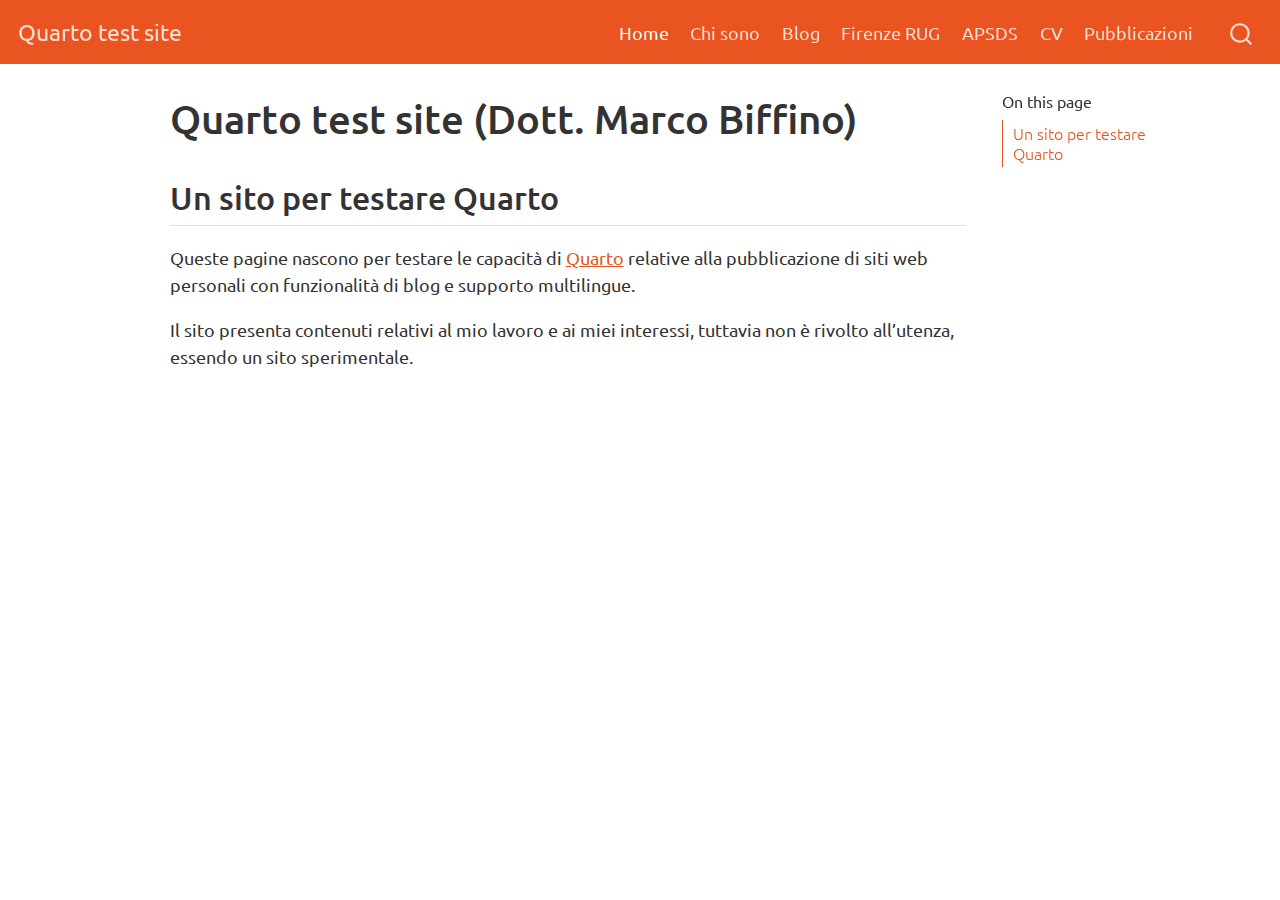
<file: docs/index.html>
<!DOCTYPE html>
<html xmlns="http://www.w3.org/1999/xhtml" lang="en" xml:lang="en"><head>

<meta charset="utf-8">
<meta name="generator" content="quarto-1.2.313">

<meta name="viewport" content="width=device-width, initial-scale=1.0, user-scalable=yes">


<title>Quarto test site - Quarto test site (Dott. Marco Biffino)</title>
<style>
code{white-space: pre-wrap;}
span.smallcaps{font-variant: small-caps;}
div.columns{display: flex; gap: min(4vw, 1.5em);}
div.column{flex: auto; overflow-x: auto;}
div.hanging-indent{margin-left: 1.5em; text-indent: -1.5em;}
ul.task-list{list-style: none;}
ul.task-list li input[type="checkbox"] {
  width: 0.8em;
  margin: 0 0.8em 0.2em -1.6em;
  vertical-align: middle;
}
</style>


<script src="site_libs/quarto-nav/quarto-nav.js"></script>
<script src="site_libs/quarto-nav/headroom.min.js"></script>
<script src="site_libs/clipboard/clipboard.min.js"></script>
<script src="site_libs/quarto-search/autocomplete.umd.js"></script>
<script src="site_libs/quarto-search/fuse.min.js"></script>
<script src="site_libs/quarto-search/quarto-search.js"></script>
<meta name="quarto:offset" content="./">
<script src="site_libs/quarto-html/quarto.js"></script>
<script src="site_libs/quarto-html/popper.min.js"></script>
<script src="site_libs/quarto-html/tippy.umd.min.js"></script>
<script src="site_libs/quarto-html/anchor.min.js"></script>
<link href="site_libs/quarto-html/tippy.css" rel="stylesheet">
<link href="site_libs/quarto-html/quarto-syntax-highlighting.css" rel="stylesheet" id="quarto-text-highlighting-styles">
<script src="site_libs/bootstrap/bootstrap.min.js"></script>
<link href="site_libs/bootstrap/bootstrap-icons.css" rel="stylesheet">
<link href="site_libs/bootstrap/bootstrap.min.css" rel="stylesheet" id="quarto-bootstrap" data-mode="light">
<script id="quarto-search-options" type="application/json">{
  "location": "navbar",
  "copy-button": false,
  "collapse-after": 3,
  "panel-placement": "end",
  "type": "overlay",
  "limit": 20,
  "language": {
    "search-no-results-text": "No results",
    "search-matching-documents-text": "matching documents",
    "search-copy-link-title": "Copy link to search",
    "search-hide-matches-text": "Hide additional matches",
    "search-more-match-text": "more match in this document",
    "search-more-matches-text": "more matches in this document",
    "search-clear-button-title": "Clear",
    "search-detached-cancel-button-title": "Cancel",
    "search-submit-button-title": "Submit"
  }
}</script>


<link rel="stylesheet" href="styles.css">
</head>

<body class="nav-fixed">

<div id="quarto-search-results"></div>
  <header id="quarto-header" class="headroom fixed-top">
    <nav class="navbar navbar-expand-lg navbar-dark ">
      <div class="navbar-container container-fluid">
      <div class="navbar-brand-container">
    <a class="navbar-brand" href="./index.html">
    <span class="navbar-title">Quarto test site</span>
    </a>
  </div>
          <button class="navbar-toggler" type="button" data-bs-toggle="collapse" data-bs-target="#navbarCollapse" aria-controls="navbarCollapse" aria-expanded="false" aria-label="Toggle navigation" onclick="if (window.quartoToggleHeadroom) { window.quartoToggleHeadroom(); }">
  <span class="navbar-toggler-icon"></span>
</button>
          <div class="collapse navbar-collapse" id="navbarCollapse">
            <ul class="navbar-nav navbar-nav-scroll ms-auto">
  <li class="nav-item">
    <a class="nav-link active" href="./index.html" aria-current="page">
 <span class="menu-text">Home</span></a>
  </li>  
  <li class="nav-item">
    <a class="nav-link" href="./aboutme.html">
 <span class="menu-text">Chi sono</span></a>
  </li>  
  <li class="nav-item">
    <a class="nav-link" href="./blog_posts.html">
 <span class="menu-text">Blog</span></a>
  </li>  
  <li class="nav-item">
    <a class="nav-link" href="./firug.html">
 <span class="menu-text">Firenze RUG</span></a>
  </li>  
  <li class="nav-item">
    <a class="nav-link" href="./apsds.html">
 <span class="menu-text">APSDS</span></a>
  </li>  
  <li class="nav-item">
    <a class="nav-link" href="./cv.html">
 <span class="menu-text">CV</span></a>
  </li>  
  <li class="nav-item">
    <a class="nav-link" href="./pubs.html">
 <span class="menu-text">Pubblicazioni</span></a>
  </li>  
</ul>
              <div id="quarto-search" class="" title="Search"></div>
          </div> <!-- /navcollapse -->
      </div> <!-- /container-fluid -->
    </nav>
</header>
<!-- content -->
<div id="quarto-content" class="quarto-container page-columns page-rows-contents page-layout-article page-navbar">
<!-- sidebar -->
<!-- margin-sidebar -->
    <div id="quarto-margin-sidebar" class="sidebar margin-sidebar">
        <nav id="TOC" role="doc-toc" class="toc-active">
    <h2 id="toc-title">On this page</h2>
   
  <ul>
  <li><a href="#un-sito-per-testare-quarto" id="toc-un-sito-per-testare-quarto" class="nav-link active" data-scroll-target="#un-sito-per-testare-quarto">Un sito per testare Quarto</a></li>
  </ul>
</nav>
    </div>
<!-- main -->
<main class="content" id="quarto-document-content">

<header id="title-block-header" class="quarto-title-block default">
<div class="quarto-title">
<h1 class="title">Quarto test site (Dott. Marco Biffino)</h1>
</div>



<div class="quarto-title-meta">

    
  
    
  </div>
  

</header>

<section id="un-sito-per-testare-quarto" class="level2">
<h2 class="anchored" data-anchor-id="un-sito-per-testare-quarto">Un sito per testare Quarto</h2>
<p>Queste pagine nascono per testare le capacità di <a href="https://quarto.org">Quarto</a> relative alla pubblicazione di siti web personali con funzionalità di blog e supporto multilingue.</p>
<p>Il sito presenta contenuti relativi al mio lavoro e ai miei interessi, tuttavia non è rivolto all’utenza, essendo un sito sperimentale.</p>


</section>

</main> <!-- /main -->
<script id="quarto-html-after-body" type="application/javascript">
window.document.addEventListener("DOMContentLoaded", function (event) {
  const toggleBodyColorMode = (bsSheetEl) => {
    const mode = bsSheetEl.getAttribute("data-mode");
    const bodyEl = window.document.querySelector("body");
    if (mode === "dark") {
      bodyEl.classList.add("quarto-dark");
      bodyEl.classList.remove("quarto-light");
    } else {
      bodyEl.classList.add("quarto-light");
      bodyEl.classList.remove("quarto-dark");
    }
  }
  const toggleBodyColorPrimary = () => {
    const bsSheetEl = window.document.querySelector("link#quarto-bootstrap");
    if (bsSheetEl) {
      toggleBodyColorMode(bsSheetEl);
    }
  }
  toggleBodyColorPrimary();  
  const icon = "";
  const anchorJS = new window.AnchorJS();
  anchorJS.options = {
    placement: 'right',
    icon: icon
  };
  anchorJS.add('.anchored');
  const clipboard = new window.ClipboardJS('.code-copy-button', {
    target: function(trigger) {
      return trigger.previousElementSibling;
    }
  });
  clipboard.on('success', function(e) {
    // button target
    const button = e.trigger;
    // don't keep focus
    button.blur();
    // flash "checked"
    button.classList.add('code-copy-button-checked');
    var currentTitle = button.getAttribute("title");
    button.setAttribute("title", "Copied!");
    let tooltip;
    if (window.bootstrap) {
      button.setAttribute("data-bs-toggle", "tooltip");
      button.setAttribute("data-bs-placement", "left");
      button.setAttribute("data-bs-title", "Copied!");
      tooltip = new bootstrap.Tooltip(button, 
        { trigger: "manual", 
          customClass: "code-copy-button-tooltip",
          offset: [0, -8]});
      tooltip.show();    
    }
    setTimeout(function() {
      if (tooltip) {
        tooltip.hide();
        button.removeAttribute("data-bs-title");
        button.removeAttribute("data-bs-toggle");
        button.removeAttribute("data-bs-placement");
      }
      button.setAttribute("title", currentTitle);
      button.classList.remove('code-copy-button-checked');
    }, 1000);
    // clear code selection
    e.clearSelection();
  });
  function tippyHover(el, contentFn) {
    const config = {
      allowHTML: true,
      content: contentFn,
      maxWidth: 500,
      delay: 100,
      arrow: false,
      appendTo: function(el) {
          return el.parentElement;
      },
      interactive: true,
      interactiveBorder: 10,
      theme: 'quarto',
      placement: 'bottom-start'
    };
    window.tippy(el, config); 
  }
  const noterefs = window.document.querySelectorAll('a[role="doc-noteref"]');
  for (var i=0; i<noterefs.length; i++) {
    const ref = noterefs[i];
    tippyHover(ref, function() {
      // use id or data attribute instead here
      let href = ref.getAttribute('data-footnote-href') || ref.getAttribute('href');
      try { href = new URL(href).hash; } catch {}
      const id = href.replace(/^#\/?/, "");
      const note = window.document.getElementById(id);
      return note.innerHTML;
    });
  }
  const findCites = (el) => {
    const parentEl = el.parentElement;
    if (parentEl) {
      const cites = parentEl.dataset.cites;
      if (cites) {
        return {
          el,
          cites: cites.split(' ')
        };
      } else {
        return findCites(el.parentElement)
      }
    } else {
      return undefined;
    }
  };
  var bibliorefs = window.document.querySelectorAll('a[role="doc-biblioref"]');
  for (var i=0; i<bibliorefs.length; i++) {
    const ref = bibliorefs[i];
    const citeInfo = findCites(ref);
    if (citeInfo) {
      tippyHover(citeInfo.el, function() {
        var popup = window.document.createElement('div');
        citeInfo.cites.forEach(function(cite) {
          var citeDiv = window.document.createElement('div');
          citeDiv.classList.add('hanging-indent');
          citeDiv.classList.add('csl-entry');
          var biblioDiv = window.document.getElementById('ref-' + cite);
          if (biblioDiv) {
            citeDiv.innerHTML = biblioDiv.innerHTML;
          }
          popup.appendChild(citeDiv);
        });
        return popup.innerHTML;
      });
    }
  }
});
</script>
</div> <!-- /content -->



</body></html>
</file>
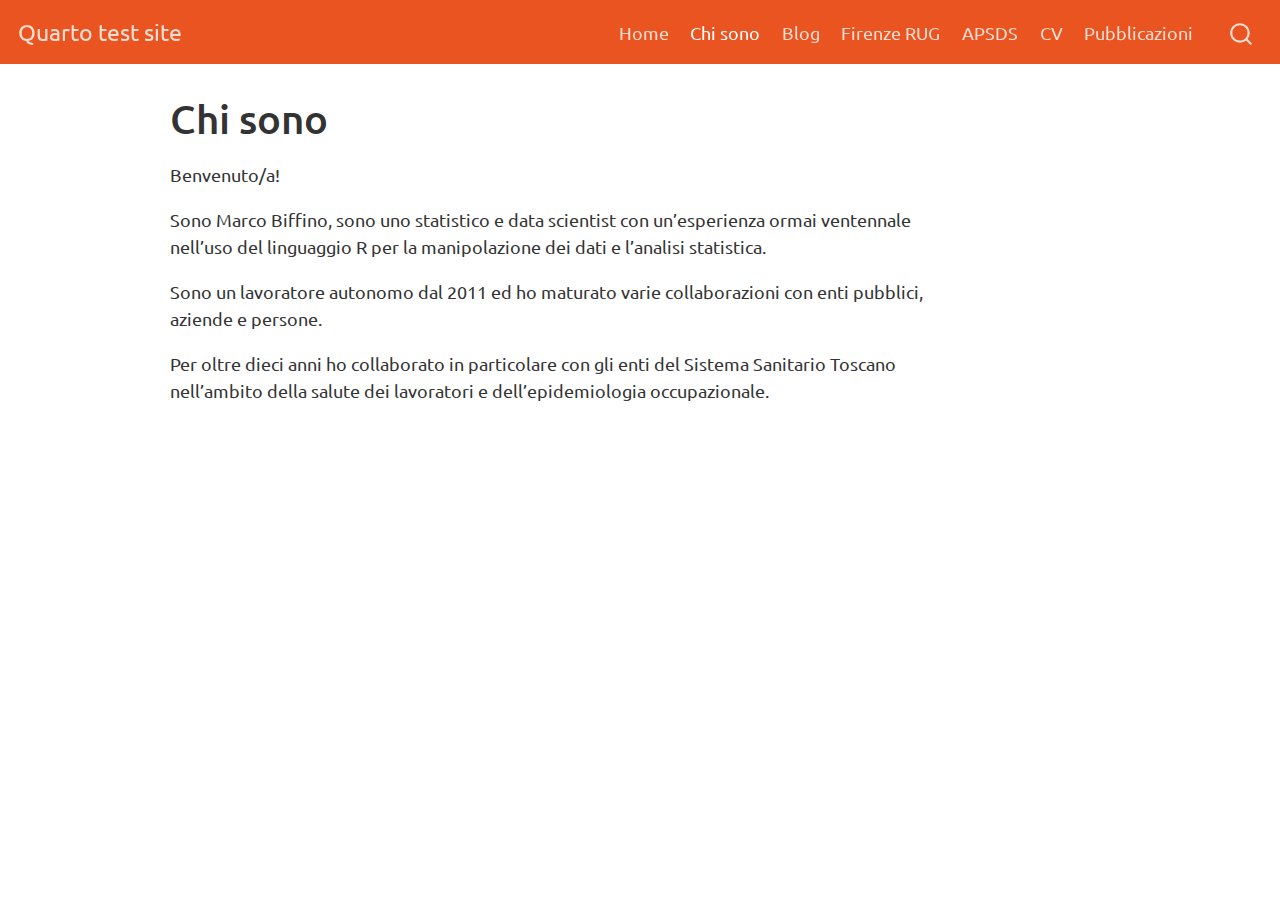
<file: docs/aboutme.html>
<!DOCTYPE html>
<html xmlns="http://www.w3.org/1999/xhtml" lang="en" xml:lang="en"><head>

<meta charset="utf-8">
<meta name="generator" content="quarto-1.2.313">

<meta name="viewport" content="width=device-width, initial-scale=1.0, user-scalable=yes">


<title>Quarto test site - Chi sono</title>
<style>
code{white-space: pre-wrap;}
span.smallcaps{font-variant: small-caps;}
div.columns{display: flex; gap: min(4vw, 1.5em);}
div.column{flex: auto; overflow-x: auto;}
div.hanging-indent{margin-left: 1.5em; text-indent: -1.5em;}
ul.task-list{list-style: none;}
ul.task-list li input[type="checkbox"] {
  width: 0.8em;
  margin: 0 0.8em 0.2em -1.6em;
  vertical-align: middle;
}
</style>


<script src="site_libs/quarto-nav/quarto-nav.js"></script>
<script src="site_libs/quarto-nav/headroom.min.js"></script>
<script src="site_libs/clipboard/clipboard.min.js"></script>
<script src="site_libs/quarto-search/autocomplete.umd.js"></script>
<script src="site_libs/quarto-search/fuse.min.js"></script>
<script src="site_libs/quarto-search/quarto-search.js"></script>
<meta name="quarto:offset" content="./">
<script src="site_libs/quarto-html/quarto.js"></script>
<script src="site_libs/quarto-html/popper.min.js"></script>
<script src="site_libs/quarto-html/tippy.umd.min.js"></script>
<script src="site_libs/quarto-html/anchor.min.js"></script>
<link href="site_libs/quarto-html/tippy.css" rel="stylesheet">
<link href="site_libs/quarto-html/quarto-syntax-highlighting.css" rel="stylesheet" id="quarto-text-highlighting-styles">
<script src="site_libs/bootstrap/bootstrap.min.js"></script>
<link href="site_libs/bootstrap/bootstrap-icons.css" rel="stylesheet">
<link href="site_libs/bootstrap/bootstrap.min.css" rel="stylesheet" id="quarto-bootstrap" data-mode="light">
<script id="quarto-search-options" type="application/json">{
  "location": "navbar",
  "copy-button": false,
  "collapse-after": 3,
  "panel-placement": "end",
  "type": "overlay",
  "limit": 20,
  "language": {
    "search-no-results-text": "No results",
    "search-matching-documents-text": "matching documents",
    "search-copy-link-title": "Copy link to search",
    "search-hide-matches-text": "Hide additional matches",
    "search-more-match-text": "more match in this document",
    "search-more-matches-text": "more matches in this document",
    "search-clear-button-title": "Clear",
    "search-detached-cancel-button-title": "Cancel",
    "search-submit-button-title": "Submit"
  }
}</script>


<link rel="stylesheet" href="styles.css">
</head>

<body class="nav-fixed">

<div id="quarto-search-results"></div>
  <header id="quarto-header" class="headroom fixed-top">
    <nav class="navbar navbar-expand-lg navbar-dark ">
      <div class="navbar-container container-fluid">
      <div class="navbar-brand-container">
    <a class="navbar-brand" href="./index.html">
    <span class="navbar-title">Quarto test site</span>
    </a>
  </div>
          <button class="navbar-toggler" type="button" data-bs-toggle="collapse" data-bs-target="#navbarCollapse" aria-controls="navbarCollapse" aria-expanded="false" aria-label="Toggle navigation" onclick="if (window.quartoToggleHeadroom) { window.quartoToggleHeadroom(); }">
  <span class="navbar-toggler-icon"></span>
</button>
          <div class="collapse navbar-collapse" id="navbarCollapse">
            <ul class="navbar-nav navbar-nav-scroll ms-auto">
  <li class="nav-item">
    <a class="nav-link" href="./index.html">
 <span class="menu-text">Home</span></a>
  </li>  
  <li class="nav-item">
    <a class="nav-link active" href="./aboutme.html" aria-current="page">
 <span class="menu-text">Chi sono</span></a>
  </li>  
  <li class="nav-item">
    <a class="nav-link" href="./blog_posts.html">
 <span class="menu-text">Blog</span></a>
  </li>  
  <li class="nav-item">
    <a class="nav-link" href="./firug.html">
 <span class="menu-text">Firenze RUG</span></a>
  </li>  
  <li class="nav-item">
    <a class="nav-link" href="./apsds.html">
 <span class="menu-text">APSDS</span></a>
  </li>  
  <li class="nav-item">
    <a class="nav-link" href="./cv.html">
 <span class="menu-text">CV</span></a>
  </li>  
  <li class="nav-item">
    <a class="nav-link" href="./pubs.html">
 <span class="menu-text">Pubblicazioni</span></a>
  </li>  
</ul>
              <div id="quarto-search" class="" title="Search"></div>
          </div> <!-- /navcollapse -->
      </div> <!-- /container-fluid -->
    </nav>
</header>
<!-- content -->
<div id="quarto-content" class="quarto-container page-columns page-rows-contents page-layout-article page-navbar">
<!-- sidebar -->
<!-- margin-sidebar -->
    <div id="quarto-margin-sidebar" class="sidebar margin-sidebar">
        
    </div>
<!-- main -->
<main class="content" id="quarto-document-content">

<header id="title-block-header" class="quarto-title-block default">
<div class="quarto-title">
<h1 class="title">Chi sono</h1>
</div>



<div class="quarto-title-meta">

    
  
    
  </div>
  

</header>

<p>Benvenuto/a!</p>
<p>Sono Marco Biffino, sono uno statistico e data scientist con un’esperienza ormai ventennale nell’uso del linguaggio R per la manipolazione dei dati e l’analisi statistica.</p>
<p>Sono un lavoratore autonomo dal 2011 ed ho maturato varie collaborazioni con enti pubblici, aziende e persone.</p>
<p>Per oltre dieci anni ho collaborato in particolare con gli enti del Sistema Sanitario Toscano nell’ambito della salute dei lavoratori e dell’epidemiologia occupazionale.</p>



</main> <!-- /main -->
<script id="quarto-html-after-body" type="application/javascript">
window.document.addEventListener("DOMContentLoaded", function (event) {
  const toggleBodyColorMode = (bsSheetEl) => {
    const mode = bsSheetEl.getAttribute("data-mode");
    const bodyEl = window.document.querySelector("body");
    if (mode === "dark") {
      bodyEl.classList.add("quarto-dark");
      bodyEl.classList.remove("quarto-light");
    } else {
      bodyEl.classList.add("quarto-light");
      bodyEl.classList.remove("quarto-dark");
    }
  }
  const toggleBodyColorPrimary = () => {
    const bsSheetEl = window.document.querySelector("link#quarto-bootstrap");
    if (bsSheetEl) {
      toggleBodyColorMode(bsSheetEl);
    }
  }
  toggleBodyColorPrimary();  
  const icon = "";
  const anchorJS = new window.AnchorJS();
  anchorJS.options = {
    placement: 'right',
    icon: icon
  };
  anchorJS.add('.anchored');
  const clipboard = new window.ClipboardJS('.code-copy-button', {
    target: function(trigger) {
      return trigger.previousElementSibling;
    }
  });
  clipboard.on('success', function(e) {
    // button target
    const button = e.trigger;
    // don't keep focus
    button.blur();
    // flash "checked"
    button.classList.add('code-copy-button-checked');
    var currentTitle = button.getAttribute("title");
    button.setAttribute("title", "Copied!");
    let tooltip;
    if (window.bootstrap) {
      button.setAttribute("data-bs-toggle", "tooltip");
      button.setAttribute("data-bs-placement", "left");
      button.setAttribute("data-bs-title", "Copied!");
      tooltip = new bootstrap.Tooltip(button, 
        { trigger: "manual", 
          customClass: "code-copy-button-tooltip",
          offset: [0, -8]});
      tooltip.show();    
    }
    setTimeout(function() {
      if (tooltip) {
        tooltip.hide();
        button.removeAttribute("data-bs-title");
        button.removeAttribute("data-bs-toggle");
        button.removeAttribute("data-bs-placement");
      }
      button.setAttribute("title", currentTitle);
      button.classList.remove('code-copy-button-checked');
    }, 1000);
    // clear code selection
    e.clearSelection();
  });
  function tippyHover(el, contentFn) {
    const config = {
      allowHTML: true,
      content: contentFn,
      maxWidth: 500,
      delay: 100,
      arrow: false,
      appendTo: function(el) {
          return el.parentElement;
      },
      interactive: true,
      interactiveBorder: 10,
      theme: 'quarto',
      placement: 'bottom-start'
    };
    window.tippy(el, config); 
  }
  const noterefs = window.document.querySelectorAll('a[role="doc-noteref"]');
  for (var i=0; i<noterefs.length; i++) {
    const ref = noterefs[i];
    tippyHover(ref, function() {
      // use id or data attribute instead here
      let href = ref.getAttribute('data-footnote-href') || ref.getAttribute('href');
      try { href = new URL(href).hash; } catch {}
      const id = href.replace(/^#\/?/, "");
      const note = window.document.getElementById(id);
      return note.innerHTML;
    });
  }
  const findCites = (el) => {
    const parentEl = el.parentElement;
    if (parentEl) {
      const cites = parentEl.dataset.cites;
      if (cites) {
        return {
          el,
          cites: cites.split(' ')
        };
      } else {
        return findCites(el.parentElement)
      }
    } else {
      return undefined;
    }
  };
  var bibliorefs = window.document.querySelectorAll('a[role="doc-biblioref"]');
  for (var i=0; i<bibliorefs.length; i++) {
    const ref = bibliorefs[i];
    const citeInfo = findCites(ref);
    if (citeInfo) {
      tippyHover(citeInfo.el, function() {
        var popup = window.document.createElement('div');
        citeInfo.cites.forEach(function(cite) {
          var citeDiv = window.document.createElement('div');
          citeDiv.classList.add('hanging-indent');
          citeDiv.classList.add('csl-entry');
          var biblioDiv = window.document.getElementById('ref-' + cite);
          if (biblioDiv) {
            citeDiv.innerHTML = biblioDiv.innerHTML;
          }
          popup.appendChild(citeDiv);
        });
        return popup.innerHTML;
      });
    }
  }
});
</script>
</div> <!-- /content -->



</body></html>
</file>
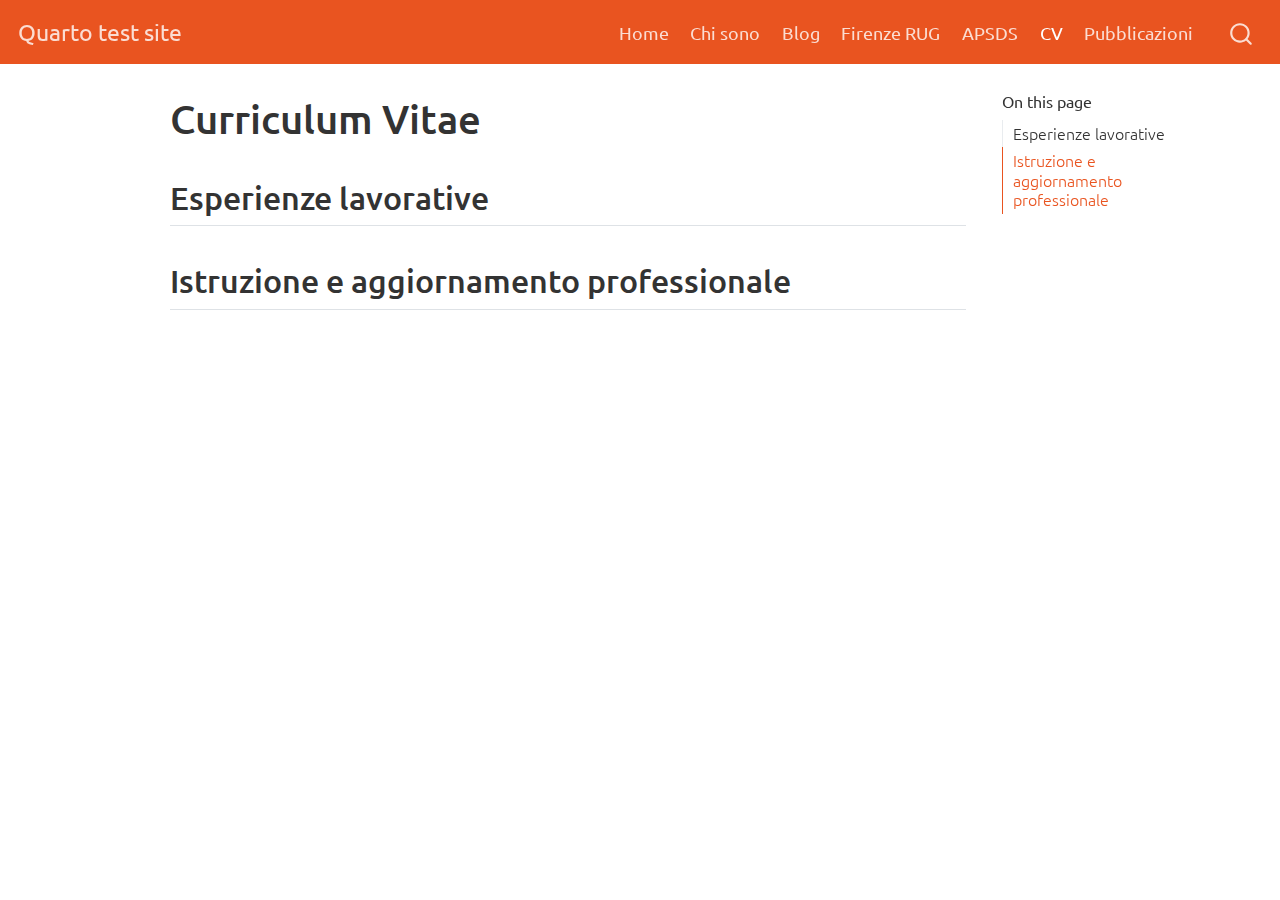
<file: docs/cv.html>
<!DOCTYPE html>
<html xmlns="http://www.w3.org/1999/xhtml" lang="en" xml:lang="en"><head>

<meta charset="utf-8">
<meta name="generator" content="quarto-1.2.313">

<meta name="viewport" content="width=device-width, initial-scale=1.0, user-scalable=yes">


<title>Quarto test site - Curriculum Vitae</title>
<style>
code{white-space: pre-wrap;}
span.smallcaps{font-variant: small-caps;}
div.columns{display: flex; gap: min(4vw, 1.5em);}
div.column{flex: auto; overflow-x: auto;}
div.hanging-indent{margin-left: 1.5em; text-indent: -1.5em;}
ul.task-list{list-style: none;}
ul.task-list li input[type="checkbox"] {
  width: 0.8em;
  margin: 0 0.8em 0.2em -1.6em;
  vertical-align: middle;
}
</style>


<script src="site_libs/quarto-nav/quarto-nav.js"></script>
<script src="site_libs/quarto-nav/headroom.min.js"></script>
<script src="site_libs/clipboard/clipboard.min.js"></script>
<script src="site_libs/quarto-search/autocomplete.umd.js"></script>
<script src="site_libs/quarto-search/fuse.min.js"></script>
<script src="site_libs/quarto-search/quarto-search.js"></script>
<meta name="quarto:offset" content="./">
<script src="site_libs/quarto-html/quarto.js"></script>
<script src="site_libs/quarto-html/popper.min.js"></script>
<script src="site_libs/quarto-html/tippy.umd.min.js"></script>
<script src="site_libs/quarto-html/anchor.min.js"></script>
<link href="site_libs/quarto-html/tippy.css" rel="stylesheet">
<link href="site_libs/quarto-html/quarto-syntax-highlighting.css" rel="stylesheet" id="quarto-text-highlighting-styles">
<script src="site_libs/bootstrap/bootstrap.min.js"></script>
<link href="site_libs/bootstrap/bootstrap-icons.css" rel="stylesheet">
<link href="site_libs/bootstrap/bootstrap.min.css" rel="stylesheet" id="quarto-bootstrap" data-mode="light">
<script id="quarto-search-options" type="application/json">{
  "location": "navbar",
  "copy-button": false,
  "collapse-after": 3,
  "panel-placement": "end",
  "type": "overlay",
  "limit": 20,
  "language": {
    "search-no-results-text": "No results",
    "search-matching-documents-text": "matching documents",
    "search-copy-link-title": "Copy link to search",
    "search-hide-matches-text": "Hide additional matches",
    "search-more-match-text": "more match in this document",
    "search-more-matches-text": "more matches in this document",
    "search-clear-button-title": "Clear",
    "search-detached-cancel-button-title": "Cancel",
    "search-submit-button-title": "Submit"
  }
}</script>


<link rel="stylesheet" href="styles.css">
</head>

<body class="nav-fixed">

<div id="quarto-search-results"></div>
  <header id="quarto-header" class="headroom fixed-top">
    <nav class="navbar navbar-expand-lg navbar-dark ">
      <div class="navbar-container container-fluid">
      <div class="navbar-brand-container">
    <a class="navbar-brand" href="./index.html">
    <span class="navbar-title">Quarto test site</span>
    </a>
  </div>
          <button class="navbar-toggler" type="button" data-bs-toggle="collapse" data-bs-target="#navbarCollapse" aria-controls="navbarCollapse" aria-expanded="false" aria-label="Toggle navigation" onclick="if (window.quartoToggleHeadroom) { window.quartoToggleHeadroom(); }">
  <span class="navbar-toggler-icon"></span>
</button>
          <div class="collapse navbar-collapse" id="navbarCollapse">
            <ul class="navbar-nav navbar-nav-scroll ms-auto">
  <li class="nav-item">
    <a class="nav-link" href="./index.html">
 <span class="menu-text">Home</span></a>
  </li>  
  <li class="nav-item">
    <a class="nav-link" href="./aboutme.html">
 <span class="menu-text">Chi sono</span></a>
  </li>  
  <li class="nav-item">
    <a class="nav-link" href="./blog_posts.html">
 <span class="menu-text">Blog</span></a>
  </li>  
  <li class="nav-item">
    <a class="nav-link" href="./firug.html">
 <span class="menu-text">Firenze RUG</span></a>
  </li>  
  <li class="nav-item">
    <a class="nav-link" href="./apsds.html">
 <span class="menu-text">APSDS</span></a>
  </li>  
  <li class="nav-item">
    <a class="nav-link active" href="./cv.html" aria-current="page">
 <span class="menu-text">CV</span></a>
  </li>  
  <li class="nav-item">
    <a class="nav-link" href="./pubs.html">
 <span class="menu-text">Pubblicazioni</span></a>
  </li>  
</ul>
              <div id="quarto-search" class="" title="Search"></div>
          </div> <!-- /navcollapse -->
      </div> <!-- /container-fluid -->
    </nav>
</header>
<!-- content -->
<div id="quarto-content" class="quarto-container page-columns page-rows-contents page-layout-article page-navbar">
<!-- sidebar -->
<!-- margin-sidebar -->
    <div id="quarto-margin-sidebar" class="sidebar margin-sidebar">
        <nav id="TOC" role="doc-toc" class="toc-active">
    <h2 id="toc-title">On this page</h2>
   
  <ul>
  <li><a href="#esperienze-lavorative" id="toc-esperienze-lavorative" class="nav-link active" data-scroll-target="#esperienze-lavorative">Esperienze lavorative</a></li>
  <li><a href="#istruzione-e-aggiornamento-professionale" id="toc-istruzione-e-aggiornamento-professionale" class="nav-link" data-scroll-target="#istruzione-e-aggiornamento-professionale">Istruzione e aggiornamento professionale</a></li>
  </ul>
</nav>
    </div>
<!-- main -->
<main class="content" id="quarto-document-content">

<header id="title-block-header" class="quarto-title-block default">
<div class="quarto-title">
<h1 class="title">Curriculum Vitae</h1>
</div>



<div class="quarto-title-meta">

    
  
    
  </div>
  

</header>

<section id="esperienze-lavorative" class="level2">
<h2 class="anchored" data-anchor-id="esperienze-lavorative">Esperienze lavorative</h2>
</section>
<section id="istruzione-e-aggiornamento-professionale" class="level2">
<h2 class="anchored" data-anchor-id="istruzione-e-aggiornamento-professionale">Istruzione e aggiornamento professionale</h2>


</section>

</main> <!-- /main -->
<script id="quarto-html-after-body" type="application/javascript">
window.document.addEventListener("DOMContentLoaded", function (event) {
  const toggleBodyColorMode = (bsSheetEl) => {
    const mode = bsSheetEl.getAttribute("data-mode");
    const bodyEl = window.document.querySelector("body");
    if (mode === "dark") {
      bodyEl.classList.add("quarto-dark");
      bodyEl.classList.remove("quarto-light");
    } else {
      bodyEl.classList.add("quarto-light");
      bodyEl.classList.remove("quarto-dark");
    }
  }
  const toggleBodyColorPrimary = () => {
    const bsSheetEl = window.document.querySelector("link#quarto-bootstrap");
    if (bsSheetEl) {
      toggleBodyColorMode(bsSheetEl);
    }
  }
  toggleBodyColorPrimary();  
  const icon = "";
  const anchorJS = new window.AnchorJS();
  anchorJS.options = {
    placement: 'right',
    icon: icon
  };
  anchorJS.add('.anchored');
  const clipboard = new window.ClipboardJS('.code-copy-button', {
    target: function(trigger) {
      return trigger.previousElementSibling;
    }
  });
  clipboard.on('success', function(e) {
    // button target
    const button = e.trigger;
    // don't keep focus
    button.blur();
    // flash "checked"
    button.classList.add('code-copy-button-checked');
    var currentTitle = button.getAttribute("title");
    button.setAttribute("title", "Copied!");
    let tooltip;
    if (window.bootstrap) {
      button.setAttribute("data-bs-toggle", "tooltip");
      button.setAttribute("data-bs-placement", "left");
      button.setAttribute("data-bs-title", "Copied!");
      tooltip = new bootstrap.Tooltip(button, 
        { trigger: "manual", 
          customClass: "code-copy-button-tooltip",
          offset: [0, -8]});
      tooltip.show();    
    }
    setTimeout(function() {
      if (tooltip) {
        tooltip.hide();
        button.removeAttribute("data-bs-title");
        button.removeAttribute("data-bs-toggle");
        button.removeAttribute("data-bs-placement");
      }
      button.setAttribute("title", currentTitle);
      button.classList.remove('code-copy-button-checked');
    }, 1000);
    // clear code selection
    e.clearSelection();
  });
  function tippyHover(el, contentFn) {
    const config = {
      allowHTML: true,
      content: contentFn,
      maxWidth: 500,
      delay: 100,
      arrow: false,
      appendTo: function(el) {
          return el.parentElement;
      },
      interactive: true,
      interactiveBorder: 10,
      theme: 'quarto',
      placement: 'bottom-start'
    };
    window.tippy(el, config); 
  }
  const noterefs = window.document.querySelectorAll('a[role="doc-noteref"]');
  for (var i=0; i<noterefs.length; i++) {
    const ref = noterefs[i];
    tippyHover(ref, function() {
      // use id or data attribute instead here
      let href = ref.getAttribute('data-footnote-href') || ref.getAttribute('href');
      try { href = new URL(href).hash; } catch {}
      const id = href.replace(/^#\/?/, "");
      const note = window.document.getElementById(id);
      return note.innerHTML;
    });
  }
  const findCites = (el) => {
    const parentEl = el.parentElement;
    if (parentEl) {
      const cites = parentEl.dataset.cites;
      if (cites) {
        return {
          el,
          cites: cites.split(' ')
        };
      } else {
        return findCites(el.parentElement)
      }
    } else {
      return undefined;
    }
  };
  var bibliorefs = window.document.querySelectorAll('a[role="doc-biblioref"]');
  for (var i=0; i<bibliorefs.length; i++) {
    const ref = bibliorefs[i];
    const citeInfo = findCites(ref);
    if (citeInfo) {
      tippyHover(citeInfo.el, function() {
        var popup = window.document.createElement('div');
        citeInfo.cites.forEach(function(cite) {
          var citeDiv = window.document.createElement('div');
          citeDiv.classList.add('hanging-indent');
          citeDiv.classList.add('csl-entry');
          var biblioDiv = window.document.getElementById('ref-' + cite);
          if (biblioDiv) {
            citeDiv.innerHTML = biblioDiv.innerHTML;
          }
          popup.appendChild(citeDiv);
        });
        return popup.innerHTML;
      });
    }
  }
});
</script>
</div> <!-- /content -->



</body></html>
</file>
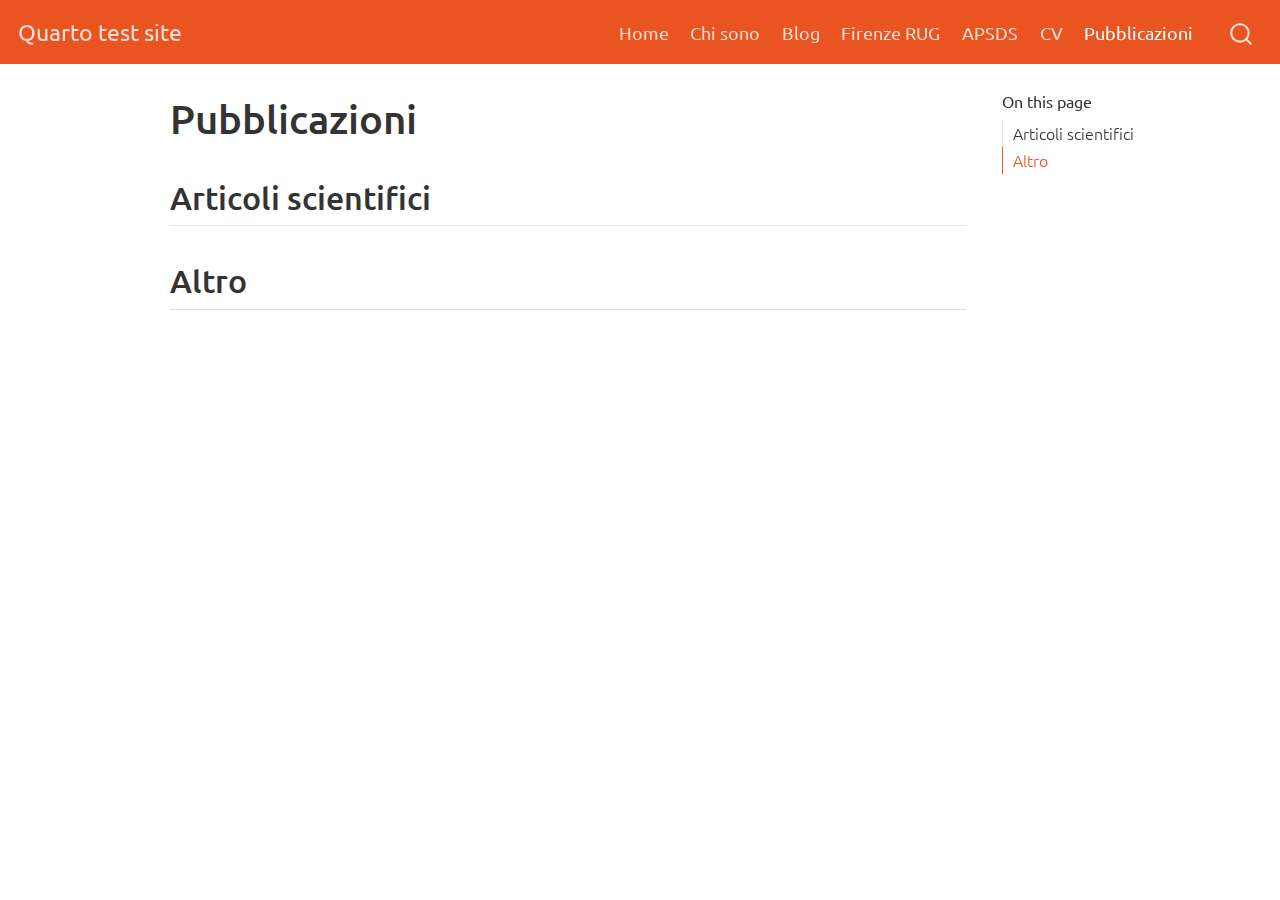
<file: docs/pubs.html>
<!DOCTYPE html>
<html xmlns="http://www.w3.org/1999/xhtml" lang="en" xml:lang="en"><head>

<meta charset="utf-8">
<meta name="generator" content="quarto-1.2.313">

<meta name="viewport" content="width=device-width, initial-scale=1.0, user-scalable=yes">


<title>Quarto test site - Pubblicazioni</title>
<style>
code{white-space: pre-wrap;}
span.smallcaps{font-variant: small-caps;}
div.columns{display: flex; gap: min(4vw, 1.5em);}
div.column{flex: auto; overflow-x: auto;}
div.hanging-indent{margin-left: 1.5em; text-indent: -1.5em;}
ul.task-list{list-style: none;}
ul.task-list li input[type="checkbox"] {
  width: 0.8em;
  margin: 0 0.8em 0.2em -1.6em;
  vertical-align: middle;
}
</style>


<script src="site_libs/quarto-nav/quarto-nav.js"></script>
<script src="site_libs/quarto-nav/headroom.min.js"></script>
<script src="site_libs/clipboard/clipboard.min.js"></script>
<script src="site_libs/quarto-search/autocomplete.umd.js"></script>
<script src="site_libs/quarto-search/fuse.min.js"></script>
<script src="site_libs/quarto-search/quarto-search.js"></script>
<meta name="quarto:offset" content="./">
<script src="site_libs/quarto-html/quarto.js"></script>
<script src="site_libs/quarto-html/popper.min.js"></script>
<script src="site_libs/quarto-html/tippy.umd.min.js"></script>
<script src="site_libs/quarto-html/anchor.min.js"></script>
<link href="site_libs/quarto-html/tippy.css" rel="stylesheet">
<link href="site_libs/quarto-html/quarto-syntax-highlighting.css" rel="stylesheet" id="quarto-text-highlighting-styles">
<script src="site_libs/bootstrap/bootstrap.min.js"></script>
<link href="site_libs/bootstrap/bootstrap-icons.css" rel="stylesheet">
<link href="site_libs/bootstrap/bootstrap.min.css" rel="stylesheet" id="quarto-bootstrap" data-mode="light">
<script id="quarto-search-options" type="application/json">{
  "location": "navbar",
  "copy-button": false,
  "collapse-after": 3,
  "panel-placement": "end",
  "type": "overlay",
  "limit": 20,
  "language": {
    "search-no-results-text": "No results",
    "search-matching-documents-text": "matching documents",
    "search-copy-link-title": "Copy link to search",
    "search-hide-matches-text": "Hide additional matches",
    "search-more-match-text": "more match in this document",
    "search-more-matches-text": "more matches in this document",
    "search-clear-button-title": "Clear",
    "search-detached-cancel-button-title": "Cancel",
    "search-submit-button-title": "Submit"
  }
}</script>


<link rel="stylesheet" href="styles.css">
</head>

<body class="nav-fixed">

<div id="quarto-search-results"></div>
  <header id="quarto-header" class="headroom fixed-top">
    <nav class="navbar navbar-expand-lg navbar-dark ">
      <div class="navbar-container container-fluid">
      <div class="navbar-brand-container">
    <a class="navbar-brand" href="./index.html">
    <span class="navbar-title">Quarto test site</span>
    </a>
  </div>
          <button class="navbar-toggler" type="button" data-bs-toggle="collapse" data-bs-target="#navbarCollapse" aria-controls="navbarCollapse" aria-expanded="false" aria-label="Toggle navigation" onclick="if (window.quartoToggleHeadroom) { window.quartoToggleHeadroom(); }">
  <span class="navbar-toggler-icon"></span>
</button>
          <div class="collapse navbar-collapse" id="navbarCollapse">
            <ul class="navbar-nav navbar-nav-scroll ms-auto">
  <li class="nav-item">
    <a class="nav-link" href="./index.html">
 <span class="menu-text">Home</span></a>
  </li>  
  <li class="nav-item">
    <a class="nav-link" href="./aboutme.html">
 <span class="menu-text">Chi sono</span></a>
  </li>  
  <li class="nav-item">
    <a class="nav-link" href="./blog_posts.html">
 <span class="menu-text">Blog</span></a>
  </li>  
  <li class="nav-item">
    <a class="nav-link" href="./firug.html">
 <span class="menu-text">Firenze RUG</span></a>
  </li>  
  <li class="nav-item">
    <a class="nav-link" href="./apsds.html">
 <span class="menu-text">APSDS</span></a>
  </li>  
  <li class="nav-item">
    <a class="nav-link" href="./cv.html">
 <span class="menu-text">CV</span></a>
  </li>  
  <li class="nav-item">
    <a class="nav-link active" href="./pubs.html" aria-current="page">
 <span class="menu-text">Pubblicazioni</span></a>
  </li>  
</ul>
              <div id="quarto-search" class="" title="Search"></div>
          </div> <!-- /navcollapse -->
      </div> <!-- /container-fluid -->
    </nav>
</header>
<!-- content -->
<div id="quarto-content" class="quarto-container page-columns page-rows-contents page-layout-article page-navbar">
<!-- sidebar -->
<!-- margin-sidebar -->
    <div id="quarto-margin-sidebar" class="sidebar margin-sidebar">
        <nav id="TOC" role="doc-toc" class="toc-active">
    <h2 id="toc-title">On this page</h2>
   
  <ul>
  <li><a href="#articoli-scientifici" id="toc-articoli-scientifici" class="nav-link active" data-scroll-target="#articoli-scientifici">Articoli scientifici</a></li>
  <li><a href="#altro" id="toc-altro" class="nav-link" data-scroll-target="#altro">Altro</a></li>
  </ul>
</nav>
    </div>
<!-- main -->
<main class="content" id="quarto-document-content">

<header id="title-block-header" class="quarto-title-block default">
<div class="quarto-title">
<h1 class="title">Pubblicazioni</h1>
</div>



<div class="quarto-title-meta">

    
  
    
  </div>
  

</header>

<section id="articoli-scientifici" class="level2">
<h2 class="anchored" data-anchor-id="articoli-scientifici">Articoli scientifici</h2>
</section>
<section id="altro" class="level2">
<h2 class="anchored" data-anchor-id="altro">Altro</h2>


</section>

</main> <!-- /main -->
<script id="quarto-html-after-body" type="application/javascript">
window.document.addEventListener("DOMContentLoaded", function (event) {
  const toggleBodyColorMode = (bsSheetEl) => {
    const mode = bsSheetEl.getAttribute("data-mode");
    const bodyEl = window.document.querySelector("body");
    if (mode === "dark") {
      bodyEl.classList.add("quarto-dark");
      bodyEl.classList.remove("quarto-light");
    } else {
      bodyEl.classList.add("quarto-light");
      bodyEl.classList.remove("quarto-dark");
    }
  }
  const toggleBodyColorPrimary = () => {
    const bsSheetEl = window.document.querySelector("link#quarto-bootstrap");
    if (bsSheetEl) {
      toggleBodyColorMode(bsSheetEl);
    }
  }
  toggleBodyColorPrimary();  
  const icon = "";
  const anchorJS = new window.AnchorJS();
  anchorJS.options = {
    placement: 'right',
    icon: icon
  };
  anchorJS.add('.anchored');
  const clipboard = new window.ClipboardJS('.code-copy-button', {
    target: function(trigger) {
      return trigger.previousElementSibling;
    }
  });
  clipboard.on('success', function(e) {
    // button target
    const button = e.trigger;
    // don't keep focus
    button.blur();
    // flash "checked"
    button.classList.add('code-copy-button-checked');
    var currentTitle = button.getAttribute("title");
    button.setAttribute("title", "Copied!");
    let tooltip;
    if (window.bootstrap) {
      button.setAttribute("data-bs-toggle", "tooltip");
      button.setAttribute("data-bs-placement", "left");
      button.setAttribute("data-bs-title", "Copied!");
      tooltip = new bootstrap.Tooltip(button, 
        { trigger: "manual", 
          customClass: "code-copy-button-tooltip",
          offset: [0, -8]});
      tooltip.show();    
    }
    setTimeout(function() {
      if (tooltip) {
        tooltip.hide();
        button.removeAttribute("data-bs-title");
        button.removeAttribute("data-bs-toggle");
        button.removeAttribute("data-bs-placement");
      }
      button.setAttribute("title", currentTitle);
      button.classList.remove('code-copy-button-checked');
    }, 1000);
    // clear code selection
    e.clearSelection();
  });
  function tippyHover(el, contentFn) {
    const config = {
      allowHTML: true,
      content: contentFn,
      maxWidth: 500,
      delay: 100,
      arrow: false,
      appendTo: function(el) {
          return el.parentElement;
      },
      interactive: true,
      interactiveBorder: 10,
      theme: 'quarto',
      placement: 'bottom-start'
    };
    window.tippy(el, config); 
  }
  const noterefs = window.document.querySelectorAll('a[role="doc-noteref"]');
  for (var i=0; i<noterefs.length; i++) {
    const ref = noterefs[i];
    tippyHover(ref, function() {
      // use id or data attribute instead here
      let href = ref.getAttribute('data-footnote-href') || ref.getAttribute('href');
      try { href = new URL(href).hash; } catch {}
      const id = href.replace(/^#\/?/, "");
      const note = window.document.getElementById(id);
      return note.innerHTML;
    });
  }
  const findCites = (el) => {
    const parentEl = el.parentElement;
    if (parentEl) {
      const cites = parentEl.dataset.cites;
      if (cites) {
        return {
          el,
          cites: cites.split(' ')
        };
      } else {
        return findCites(el.parentElement)
      }
    } else {
      return undefined;
    }
  };
  var bibliorefs = window.document.querySelectorAll('a[role="doc-biblioref"]');
  for (var i=0; i<bibliorefs.length; i++) {
    const ref = bibliorefs[i];
    const citeInfo = findCites(ref);
    if (citeInfo) {
      tippyHover(citeInfo.el, function() {
        var popup = window.document.createElement('div');
        citeInfo.cites.forEach(function(cite) {
          var citeDiv = window.document.createElement('div');
          citeDiv.classList.add('hanging-indent');
          citeDiv.classList.add('csl-entry');
          var biblioDiv = window.document.getElementById('ref-' + cite);
          if (biblioDiv) {
            citeDiv.innerHTML = biblioDiv.innerHTML;
          }
          popup.appendChild(citeDiv);
        });
        return popup.innerHTML;
      });
    }
  }
});
</script>
</div> <!-- /content -->



</body></html>
</file>
<file: docs/site_libs/quarto-html/tippy.css>
.tippy-box[data-animation=fade][data-state=hidden]{opacity:0}[data-tippy-root]{max-width:calc(100vw - 10px)}.tippy-box{position:relative;background-color:#333;color:#fff;border-radius:4px;font-size:14px;line-height:1.4;white-space:normal;outline:0;transition-property:transform,visibility,opacity}.tippy-box[data-placement^=top]>.tippy-arrow{bottom:0}.tippy-box[data-placement^=top]>.tippy-arrow:before{bottom:-7px;left:0;border-width:8px 8px 0;border-top-color:initial;transform-origin:center top}.tippy-box[data-placement^=bottom]>.tippy-arrow{top:0}.tippy-box[data-placement^=bottom]>.tippy-arrow:before{top:-7px;left:0;border-width:0 8px 8px;border-bottom-color:initial;transform-origin:center bottom}.tippy-box[data-placement^=left]>.tippy-arrow{right:0}.tippy-box[data-placement^=left]>.tippy-arrow:before{border-width:8px 0 8px 8px;border-left-color:initial;right:-7px;transform-origin:center left}.tippy-box[data-placement^=right]>.tippy-arrow{left:0}.tippy-box[data-placement^=right]>.tippy-arrow:before{left:-7px;border-width:8px 8px 8px 0;border-right-color:initial;transform-origin:center right}.tippy-box[data-inertia][data-state=visible]{transition-timing-function:cubic-bezier(.54,1.5,.38,1.11)}.tippy-arrow{width:16px;height:16px;color:#333}.tippy-arrow:before{content:"";position:absolute;border-color:transparent;border-style:solid}.tippy-content{position:relative;padding:5px 9px;z-index:1}
</file>
<file: docs/site_libs/quarto-html/quarto-syntax-highlighting.css>
/* quarto syntax highlight colors */
:root {
  --quarto-hl-ot-color: #003B4F;
  --quarto-hl-at-color: #657422;
  --quarto-hl-ss-color: #20794D;
  --quarto-hl-an-color: #5E5E5E;
  --quarto-hl-fu-color: #4758AB;
  --quarto-hl-st-color: #20794D;
  --quarto-hl-cf-color: #003B4F;
  --quarto-hl-op-color: #5E5E5E;
  --quarto-hl-er-color: #AD0000;
  --quarto-hl-bn-color: #AD0000;
  --quarto-hl-al-color: #AD0000;
  --quarto-hl-va-color: #111111;
  --quarto-hl-bu-color: inherit;
  --quarto-hl-ex-color: inherit;
  --quarto-hl-pp-color: #AD0000;
  --quarto-hl-in-color: #5E5E5E;
  --quarto-hl-vs-color: #20794D;
  --quarto-hl-wa-color: #5E5E5E;
  --quarto-hl-do-color: #5E5E5E;
  --quarto-hl-im-color: #00769E;
  --quarto-hl-ch-color: #20794D;
  --quarto-hl-dt-color: #AD0000;
  --quarto-hl-fl-color: #AD0000;
  --quarto-hl-co-color: #5E5E5E;
  --quarto-hl-cv-color: #5E5E5E;
  --quarto-hl-cn-color: #8f5902;
  --quarto-hl-sc-color: #5E5E5E;
  --quarto-hl-dv-color: #AD0000;
  --quarto-hl-kw-color: #003B4F;
}

/* other quarto variables */
:root {
  --quarto-font-monospace: SFMono-Regular, Menlo, Monaco, Consolas, "Liberation Mono", "Courier New", monospace;
}

pre > code.sourceCode > span {
  color: #003B4F;
}

code span {
  color: #003B4F;
}

code.sourceCode > span {
  color: #003B4F;
}

div.sourceCode,
div.sourceCode pre.sourceCode {
  color: #003B4F;
}

code span.ot {
  color: #003B4F;
}

code span.at {
  color: #657422;
}

code span.ss {
  color: #20794D;
}

code span.an {
  color: #5E5E5E;
}

code span.fu {
  color: #4758AB;
}

code span.st {
  color: #20794D;
}

code span.cf {
  color: #003B4F;
}

code span.op {
  color: #5E5E5E;
}

code span.er {
  color: #AD0000;
}

code span.bn {
  color: #AD0000;
}

code span.al {
  color: #AD0000;
}

code span.va {
  color: #111111;
}

code span.pp {
  color: #AD0000;
}

code span.in {
  color: #5E5E5E;
}

code span.vs {
  color: #20794D;
}

code span.wa {
  color: #5E5E5E;
  font-style: italic;
}

code span.do {
  color: #5E5E5E;
  font-style: italic;
}

code span.im {
  color: #00769E;
}

code span.ch {
  color: #20794D;
}

code span.dt {
  color: #AD0000;
}

code span.fl {
  color: #AD0000;
}

code span.co {
  color: #5E5E5E;
}

code span.cv {
  color: #5E5E5E;
  font-style: italic;
}

code span.cn {
  color: #8f5902;
}

code span.sc {
  color: #5E5E5E;
}

code span.dv {
  color: #AD0000;
}

code span.kw {
  color: #003B4F;
}

.prevent-inlining {
  content: "</";
}

/*# sourceMappingURL=debc5d5d77c3f9108843748ff7464032.css.map */
</file>
<file: docs/styles.css>
/* css styles */
</file>
